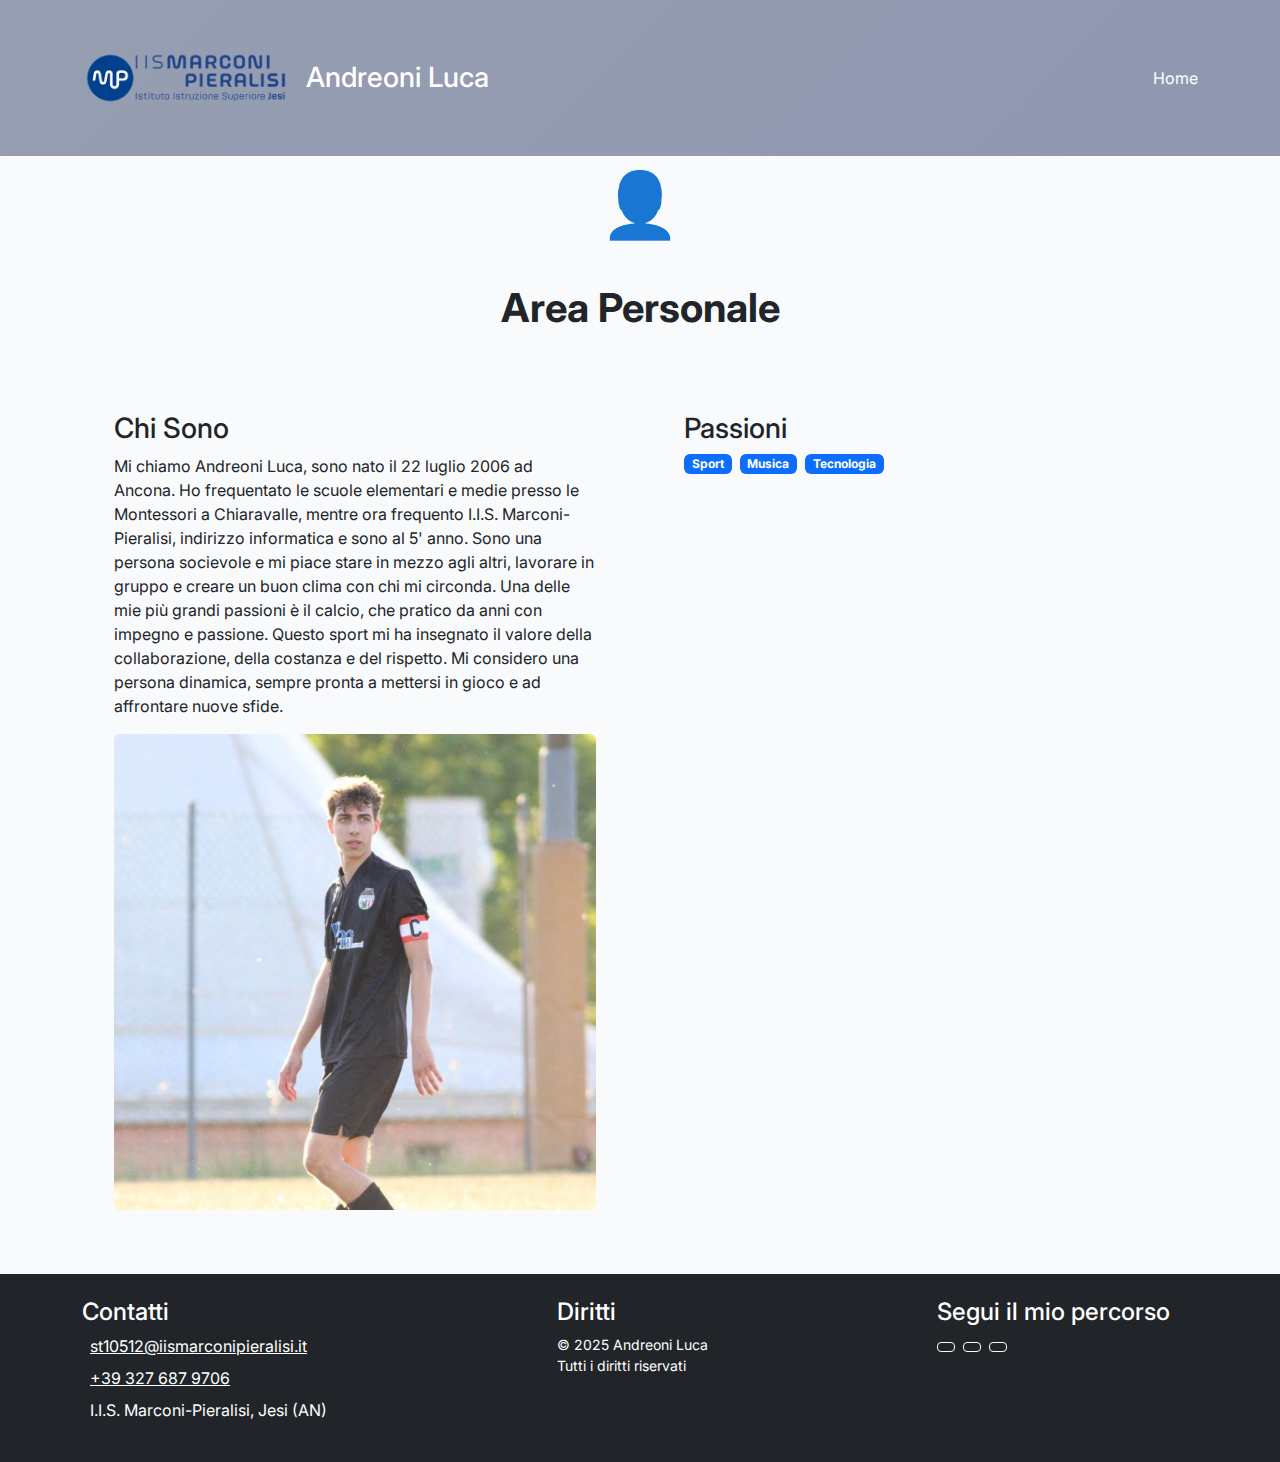
<file: area_personale.html>
<!DOCTYPE html>
<!-- Sostituisci [nome-pagina] con il nome della sezione -->
<html lang="it">
<head>
    <meta charset="UTF-8">
    <meta name="viewport" content="width=device-width, initial-scale=1.0">
    <title>area_personale</title>
    <link href="https://cdn.jsdelivr.net/npm/bootstrap@5.3.0/dist/css/bootstrap.min.css" rel="stylesheet">
    <link href="https://fonts.googleapis.com/css2?family=Inter:wght@400;500;700&display=swap" rel="stylesheet">
    <style>
        :root {
            --primary-color: #969eb1;
            --secondary-color: #9098b1;
            --dark-color: #1f2937;
            --light-color: #f9fafb;
        }

        body {
            font-family: 'Inter', sans-serif;
            background-color: var(--light-color);
        }

        .header-gradient {
            background: linear-gradient(135deg, var(--primary-color) 0%, var(--secondary-color) 100%);
        }

        .page-content {
            background: white;
            border-radius: 1rem;
            padding: 3rem;
            margin: 2rem 0;
            box-shadow: 0 4px 6px rgba(0, 0, 0, 0.05);
        }

        .section-emoji {
            font-size: 4rem;
            margin-bottom: 2rem;
        }

        .content-block {
            padding: 2rem;
            background: var(--light-color);
            border-radius: 0.5rem;
            margin-bottom: 2rem;
        }

        .timeline {
            border-left: 3px solid var(--primary-color);
            padding-left: 2rem;
        }
    </style>
</head>
<body>
    <!-- Header (uguale all'index) -->
    <header class="header-gradient text-white py-5">
        <div class="container">
            <div class="d-flex align-items-center justify-content-between">
                <div class="d-flex align-items-center">
                    <img src="img/logoScuola.png" alt="Logo scuola" class="me-3" style="height: 60px">
                    <h1 class="h3 mb-0">Andreoni Luca</h1>
                </div>
                <nav class="d-none d-md-block">
                    <a href="index.html" class="text-white text-decoration-none">Home</a>
                </nav>
            </div>
        </div>
    </header>

    <main class="container">
            <!-- Contenuto principale -->
            <div class="text-center mb-5">
    <div class="section-emoji">👤</div>
    <h1 class="display-6 fw-bold">Area Personale</h1>
</div>

<!-- Esempio contenuto personalizzato -->
<div class="row g-4">
    <div class="col-lg-6">
        <div class="content-block">
            <h3>Chi Sono</h3>
            <p>Mi chiamo Andreoni Luca, sono nato il 22 luglio 2006 ad Ancona. Ho frequentato le scuole elementari e medie presso le Montessori a Chiaravalle, mentre ora frequento I.I.S. Marconi-Pieralisi, indirizzo informatica e sono al 5' anno. Sono una persona socievole e mi piace stare in mezzo agli altri, lavorare in gruppo e creare un buon clima con chi mi circonda. Una delle mie più grandi passioni è il calcio, che pratico da anni con impegno e passione. Questo sport mi ha insegnato il valore della collaborazione, della costanza e del rispetto. Mi considero una persona dinamica, sempre pronta a mettersi in gioco e ad affrontare nuove sfide.</p>
            <img src="img/copertina.jpg" alt="Foto profilo" class="img-fluid rounded">
        </div>
    </div>
    <div class="col-lg-6">
        <div class="content-block">
            <h3>Passioni</h3>
            <div class="d-flex flex-wrap gap-2">
                <span class="badge bg-primary">Sport</span>
                <span class="badge bg-primary">Musica</span>
                <span class="badge bg-primary">Tecnologia</span>
            </div>
        </div>
    </div>
</div>
</main>
    <!-- Footer (uguale all'index) -->
    
    <footer class="bg-dark text-white py-4">
        <div class="container">
            <div class="row g-4">
                <div class="col-md-5">
                    <h4>Contatti</h4>
                    <ul class="list-unstyled">
                        <li class="mb-2"><i class="fas fa-envelope me-2"></i> <a href="mailto:st10512@iismarconipieralisi.it" class="text-white">st10512@iismarconipieralisi.it</a></li>
                        <li class="mb-2"><i class="fas fa-phone me-2"></i> <a href="tel:+393276879706" class="text-white">+39 327 687 9706</a></li>
                        <li><i class="fas fa-map-marker-alt me-2"></i> I.I.S. Marconi-Pieralisi, Jesi (AN)</li>
                    </ul>
                </div>
                <div class="col-md-4">
                    <h4>Diritti</h4>
                    <p class="small">&copy; 2025 Andreoni Luca<br>Tutti i diritti riservati</p>
                </div>
                <div class="col-md-3">
                    <h4>Segui il mio percorso</h4>
                    <div class="d-flex gap-2 mt-3">
                        <a href="#" class="btn btn-outline-light btn-sm"><i class="fab fa-linkedin-in"></i></a>
                        <a href="#" class="btn btn-outline-light btn-sm"><i class="fab fa-github"></i></a>
                        <a href="#" class="btn btn-outline-light btn-sm"><i class="fab fa-instagram"></i></a>
                    </div>
                </div>
            </div>
        </div>
    </footer>

    <script src="https://cdn.jsdelivr.net/npm/bootstrap@5.3.0/dist/js/bootstrap.bundle.min.js"></script>
</body>
</html>
</file>
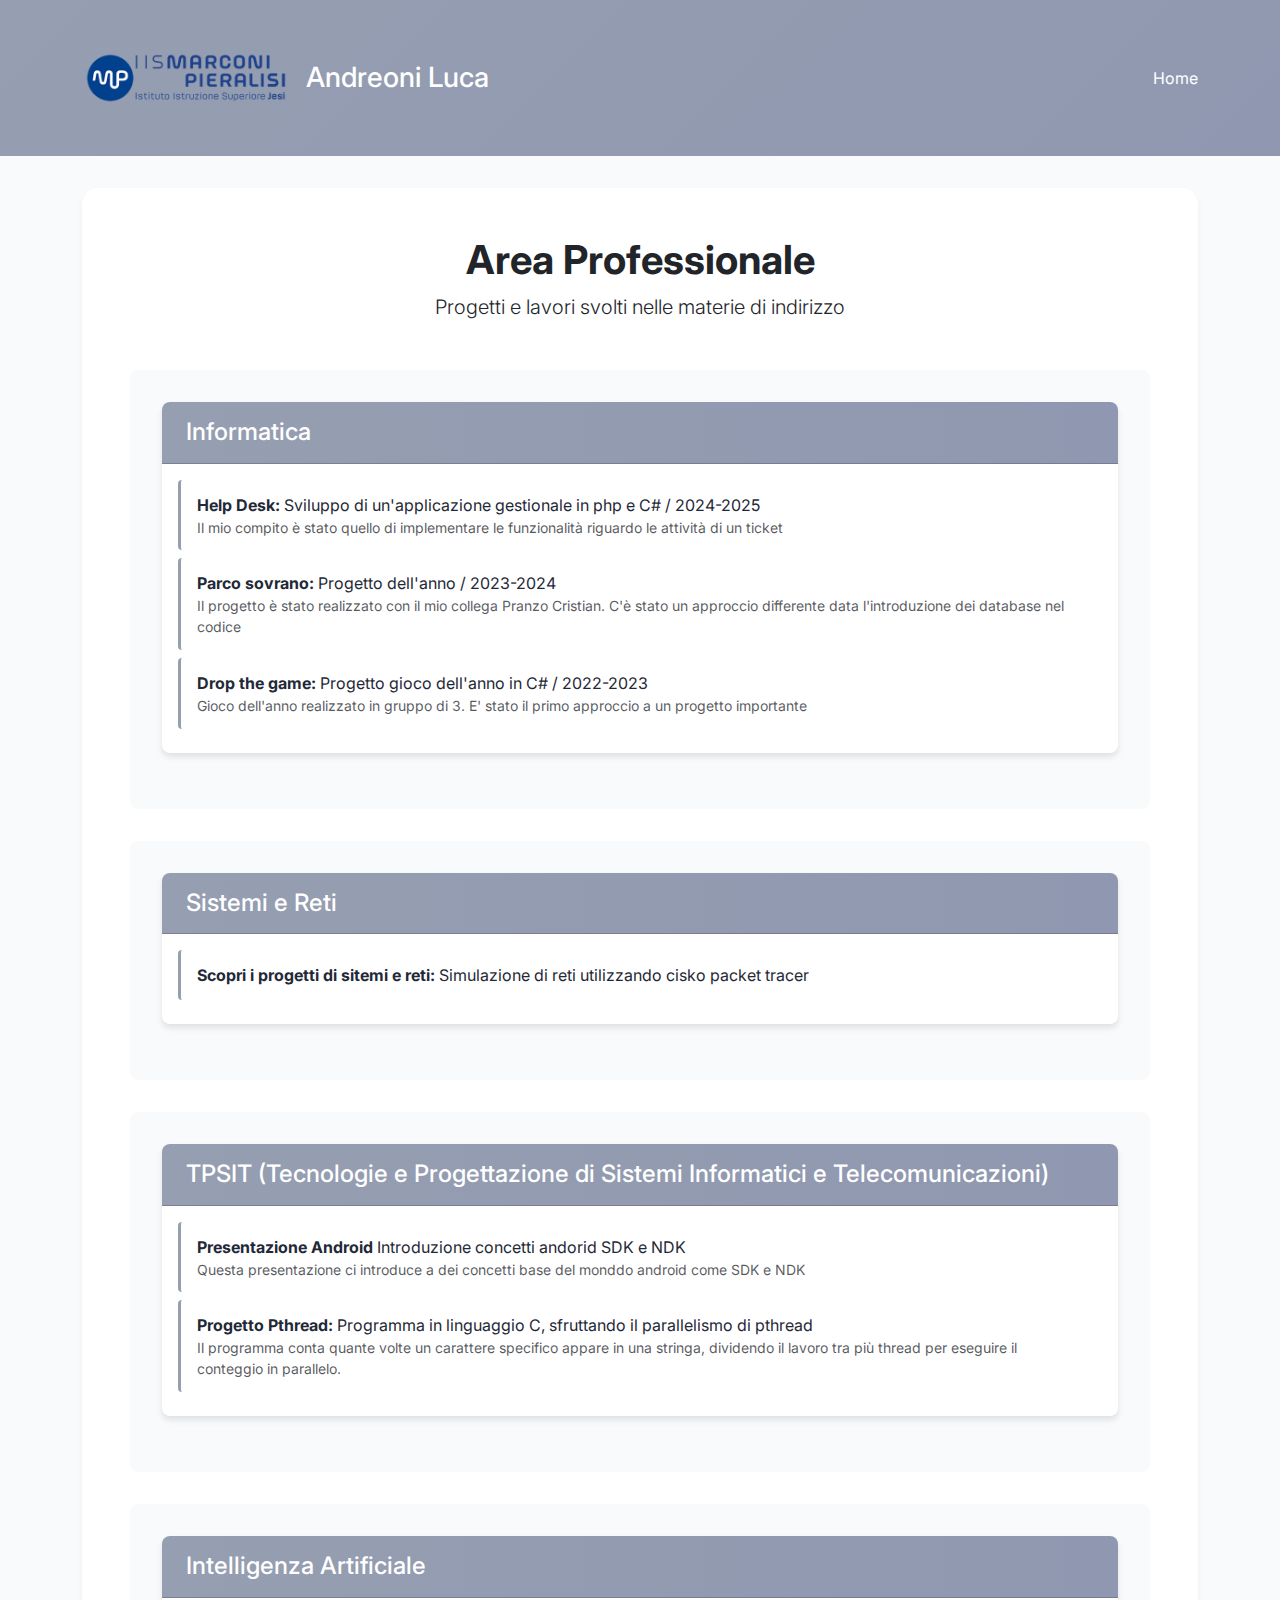
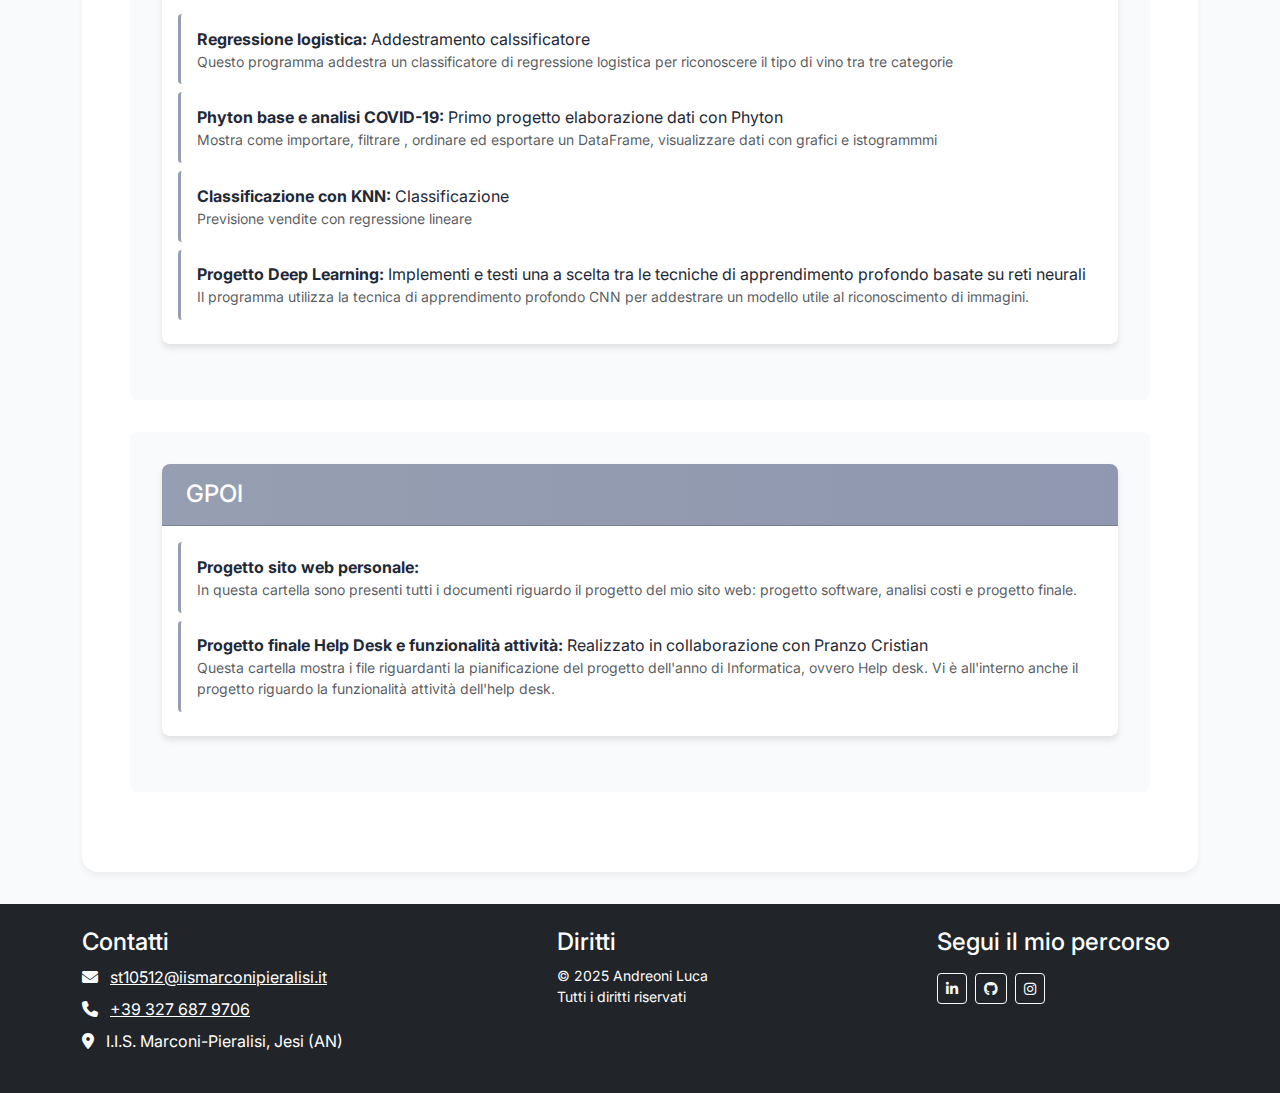
<file: area_professionale.html>
<!DOCTYPE html>
<html lang="it">
<head>
    <meta charset="UTF-8">
    <meta name="viewport" content="width=device-width, initial-scale=1.0">
    <title>area_personale</title>
    <link href="https://cdn.jsdelivr.net/npm/bootstrap@5.3.0/dist/css/bootstrap.min.css" rel="stylesheet">
    <link href="https://fonts.googleapis.com/css2?family=Inter:wght@400;500;700&display=swap" rel="stylesheet">
    <link rel="stylesheet" href="https://cdnjs.cloudflare.com/ajax/libs/font-awesome/6.4.0/css/all.min.css">
    <style>
        :root {
            --primary-color: #969eb1;
            --secondary-color: #9098b1;
            --dark-color: #1f2937;
            --light-color: #f9fafb;
        }

        body {
            font-family: 'Inter', sans-serif;
            background-color: var(--light-color);
        }

        .header-gradient {
            background: linear-gradient(135deg, var(--primary-color) 0%, var(--secondary-color) 100%);
        }

        .page-content {
            background: white;
            border-radius: 1rem;
            padding: 3rem;
            margin: 2rem 0;
            box-shadow: 0 4px 6px rgba(0, 0, 0, 0.05);
        }

        .section-emoji {
            font-size: 4rem;
            margin-bottom: 2rem;
        }

        .content-block {
            padding: 2rem;
            background: var(--light-color);
            border-radius: 0.5rem;
            margin-bottom: 2rem;
        }

        .timeline {
            border-left: 3px solid var(--primary-color);
            padding-left: 2rem;
        }

        .subject-card {
            border-radius: 0.5rem;
            overflow: hidden;
            box-shadow: 0 4px 6px rgba(0, 0, 0, 0.1);
            transition: transform 0.3s ease;
            margin-bottom: 1.5rem;
            border: none;
        }

        .subject-card:hover {
            transform: translateY(-5px);
        }

        .subject-card .card-header {
            background: linear-gradient(to right, var(--primary-color), var(--secondary-color));
            color: white;
            font-weight: 500;
            padding: 1rem 1.5rem;
        }

        .project-link {
            display: block;
            padding: 0.8rem 1rem;
            margin-bottom: 0.5rem;
            background: white;
            border-radius: 0.25rem;
            color: var(--dark-color);
            text-decoration: none;
            transition: all 0.2s ease;
            border-left: 3px solid var(--primary-color);
        }

        .project-link:hover {
            background: #f0f4f8;
            transform: translateX(5px);
        }

        .subject-icon {
            font-size: 1.5rem;
            margin-right: 0.5rem;
            vertical-align: middle;
        }
    </style>
</head>
<body>
    <!-- Header (uguale all'index) -->
    <header class="header-gradient text-white py-5">
        <div class="container">
            <div class="d-flex align-items-center justify-content-between">
                <div class="d-flex align-items-center">
                    <img src="img/logoScuola.png" alt="Logo scuola" class="me-3" style="height: 60px">
                    <h1 class="h3 mb-0">Andreoni Luca</h1>
                </div>
                <nav class="d-none d-md-block">
                    <a href="index.html" class="text-white text-decoration-none">Home</a>
                </nav>
            </div>
        </div>
    </header>

    <main class="container">
        <!-- Contenuto principale -->
        <div class="page-content">
            <div class="text-center mb-5">
                <h1 class="display-6 fw-bold">Area Professionale</h1>
                <p class="lead">Progetti e lavori svolti nelle materie di indirizzo</p>
            </div>

            <!-- Sezione Informatica -->
            <div class="content-block">
                <div class="subject-card card">
                    <div class="card-header d-flex align-items-center">
                        <h2 class="h4 mb-0">Informatica</h2>
                    </div>
                    <div class="card-body">
                        <a href="https://helpdesk.sviluppo.host/login.php" class="project-link">
                            <strong>Help Desk:</strong> Sviluppo di un'applicazione gestionale in php e C# / 2024-2025
                            <p class="mb-0 small text-muted">Il mio compito è stato quello di implementare le funzionalità riguardo le attività di un ticket</p>
                        </a>
                        <a href="https://drive.google.com/file/d/1Vok76eypewL6EI9a84CN9c_lSPxH--Jp/view?usp=drive_link" class="project-link">
                            <strong>Parco sovrano:</strong> Progetto dell'anno / 2023-2024
                            <p class="mb-0 small text-muted">Il progetto è stato realizzato con il mio collega Pranzo Cristian. C'è stato un approccio differente data l'introduzione dei database nel codice</p>
                        </a>
                        <a href="https://drive.google.com/file/d/1ZuH6fjoWiDPHCxmU4q6VRKYQjlK6lDwb/view?usp=drive_link" class="project-link">
                            <strong>Drop the game:</strong> Progetto gioco dell'anno in C# / 2022-2023
                            <p class="mb-0 small text-muted">Gioco dell'anno realizzato in gruppo di 3. E' stato il primo approccio a un progetto importante</p>
                        </a>
                    </div>
                </div>
            </div>

            <!-- Sezione Sistemi e Reti -->
            <div class="content-block">
                <div class="subject-card card">
                    <div class="card-header d-flex align-items-center">
                        <h2 class="h4 mb-0">Sistemi e Reti</h2>
                    </div>
                    <div class="card-body">
                        <a href="progetti-sistemi.html" class="project-link">
                            <strong>Scopri i progetti di sitemi e reti:</strong> Simulazione di reti utilizzando cisko packet tracer
                            <p class="mb-0 small text-muted"></p>
                        </a>
                    </div>
                </div>
            </div>

            <!-- Sezione TPSIT -->
            <div class="content-block">
                <div class="subject-card card">
                    <div class="card-header d-flex align-items-center">
                        <h2 class="h4 mb-0">TPSIT (Tecnologie e Progettazione di Sistemi Informatici e Telecomunicazioni)</h2>
                    </div>
                    <div class="card-body">
                        <a href="https://prezi.com/p/c_1adx-f0bmc/?present=1" class="project-link">
                            <strong>Presentazione Android</strong> Introduzione concetti andorid SDK e NDK
                            <p class="mb-0 small text-muted">Questa presentazione ci introduce a dei concetti base del monddo android come SDK e NDK</p>
                        </a>
                        <a href="https://www.onlinegdb.com/uRtzg1XJw?authuser=0" class="project-link">
                            <strong>Progetto Pthread:</strong> Programma in linguaggio C, sfruttando il parallelismo di pthread
                            <p class="mb-0 small text-muted">Il programma conta quante volte un carattere specifico appare in una stringa, dividendo il lavoro tra più thread per eseguire il conteggio in parallelo.</p>
                        </a>
                    </div>
                </div>
            </div>

            <!-- Sezione Intelligenza Artificiale -->
            <div class="content-block">
                <div class="subject-card card">
                    <div class="card-header d-flex align-items-center">
                        <h2 class="h4 mb-0">Intelligenza Artificiale</h2>
                    </div>
                    <div class="card-body">
                        <a href="https://colab.research.google.com/drive/1Kn4GQ9BP7ZqyXmG97aV_jM5s4JRM3Jxa#scrollTo=KMjZRgblG5jE&line=1&uniqifier=1" class="project-link">
                            <strong>Regressione logistica:</strong> Addestramento calssificatore
                            <p class="mb-0 small text-muted">Questo programma addestra un classificatore di regressione logistica per riconoscere il tipo di vino tra tre categorie</p>
                        </a>
                        <a href="https://colab.research.google.com/drive/115NLdnI0LlbAX0cgFKAZmsag4D6QqogV#scrollTo=o3ZZEaPD6IxQ" class="project-link">
                            <strong>Phyton base e analisi COVID-19:</strong> Primo progetto elaborazione dati con Phyton
                            <p class="mb-0 small text-muted">Mostra come importare, filtrare , ordinare ed esportare un DataFrame, visualizzare dati con grafici e istogrammmi</p>
                        </a>
                        <a href="https://colab.research.google.com/drive/1OySCOJuNJyPOHUgG-H5yBHZ_lGTWi_Da#scrollTo=4PlHz626xII3" class="project-link">
                            <strong>Classificazione con KNN:</strong> Classificazione
                            <p class="mb-0 small text-muted">Previsione vendite con regressione lineare</p>
                        </a>
                        <a href="https://colab.research.google.com/drive/1g-xRA-vNyo_qQOFwuXfFk7k67jLaCxUS?usp=sharing" class="project-link">
                            <strong>Progetto Deep Learning:</strong> Implementi e testi una a scelta tra le tecniche di apprendimento profondo basate su reti neurali 
                            <p class="mb-0 small text-muted">Il programma utilizza la tecnica di apprendimento profondo CNN per addestrare un modello utile al riconoscimento di immagini.</p>
                        </a>
                    </div>
                </div>
            </div>

            <div class="content-block">
                <div class="subject-card card">
                    <div class="card-header d-flex align-items-center">
                        <h2 class="h4 mb-0">GPOI</h2>
                    </div>
                    <div class="card-body">
                        <a href="https://drive.google.com/drive/folders/1SHzf3SlgRUBl-9gZKJiJWQJHGqTrvIl3?usp=sharing" class="project-link">
                            <strong>Progetto sito web personale:</strong>
                            <p class="mb-0 small text-muted">In questa cartella sono presenti tutti i documenti riguardo il progetto del mio sito web: progetto software, analisi costi e progetto finale.</p>
                        </a>
                        <a href="https://drive.google.com/drive/folders/1q7VhodHltVq3V5F87ElZg-HRlPa3OAoI?usp=sharing" class="project-link">
                            <strong>Progetto finale Help Desk e funzionalità attività:</strong> Realizzato in collaborazione con Pranzo Cristian
                            <p class="mb-0 small text-muted">Questa cartella mostra i file riguardanti la pianificazione del progetto dell'anno di Informatica, ovvero Help desk. Vi è all'interno anche il progetto riguardo la funzionalità attività dell'help desk.</p>
                        </a>
                    </div>
                </div>
            </div>
        </div>
    </main>

    <!-- Footer (uguale all'index) -->
    <footer class="bg-dark text-white py-4">
        <div class="container">
            <div class="row g-4">
                <div class="col-md-5">
                    <h4>Contatti</h4>
                    <ul class="list-unstyled">
                        <li class="mb-2"><i class="fas fa-envelope me-2"></i> <a href="mailto:st10512@iismarconipieralisi.it" class="text-white">st10512@iismarconipieralisi.it</a></li>
                        <li class="mb-2"><i class="fas fa-phone me-2"></i> <a href="tel:+393276879706" class="text-white">+39 327 687 9706</a></li>
                        <li><i class="fas fa-map-marker-alt me-2"></i> I.I.S. Marconi-Pieralisi, Jesi (AN)</li>
                    </ul>
                </div>
                <div class="col-md-4">
                    <h4>Diritti</h4>
                    <p class="small">&copy; 2025 Andreoni Luca<br>Tutti i diritti riservati</p>
                </div>
                <div class="col-md-3">
                    <h4>Segui il mio percorso</h4>
                    <div class="d-flex gap-2 mt-3">
                        <a href="#" class="btn btn-outline-light btn-sm"><i class="fab fa-linkedin-in"></i></a>
                        <a href="#" class="btn btn-outline-light btn-sm"><i class="fab fa-github"></i></a>
                        <a href="#" class="btn btn-outline-light btn-sm"><i class="fab fa-instagram"></i></a>
                    </div>
                </div>
            </div>
        </div>
    </footer>

    <script src="https://cdn.jsdelivr.net/npm/bootstrap@5.3.0/dist/js/bootstrap.bundle.min.js"></script>
</body>
</html>
</file>
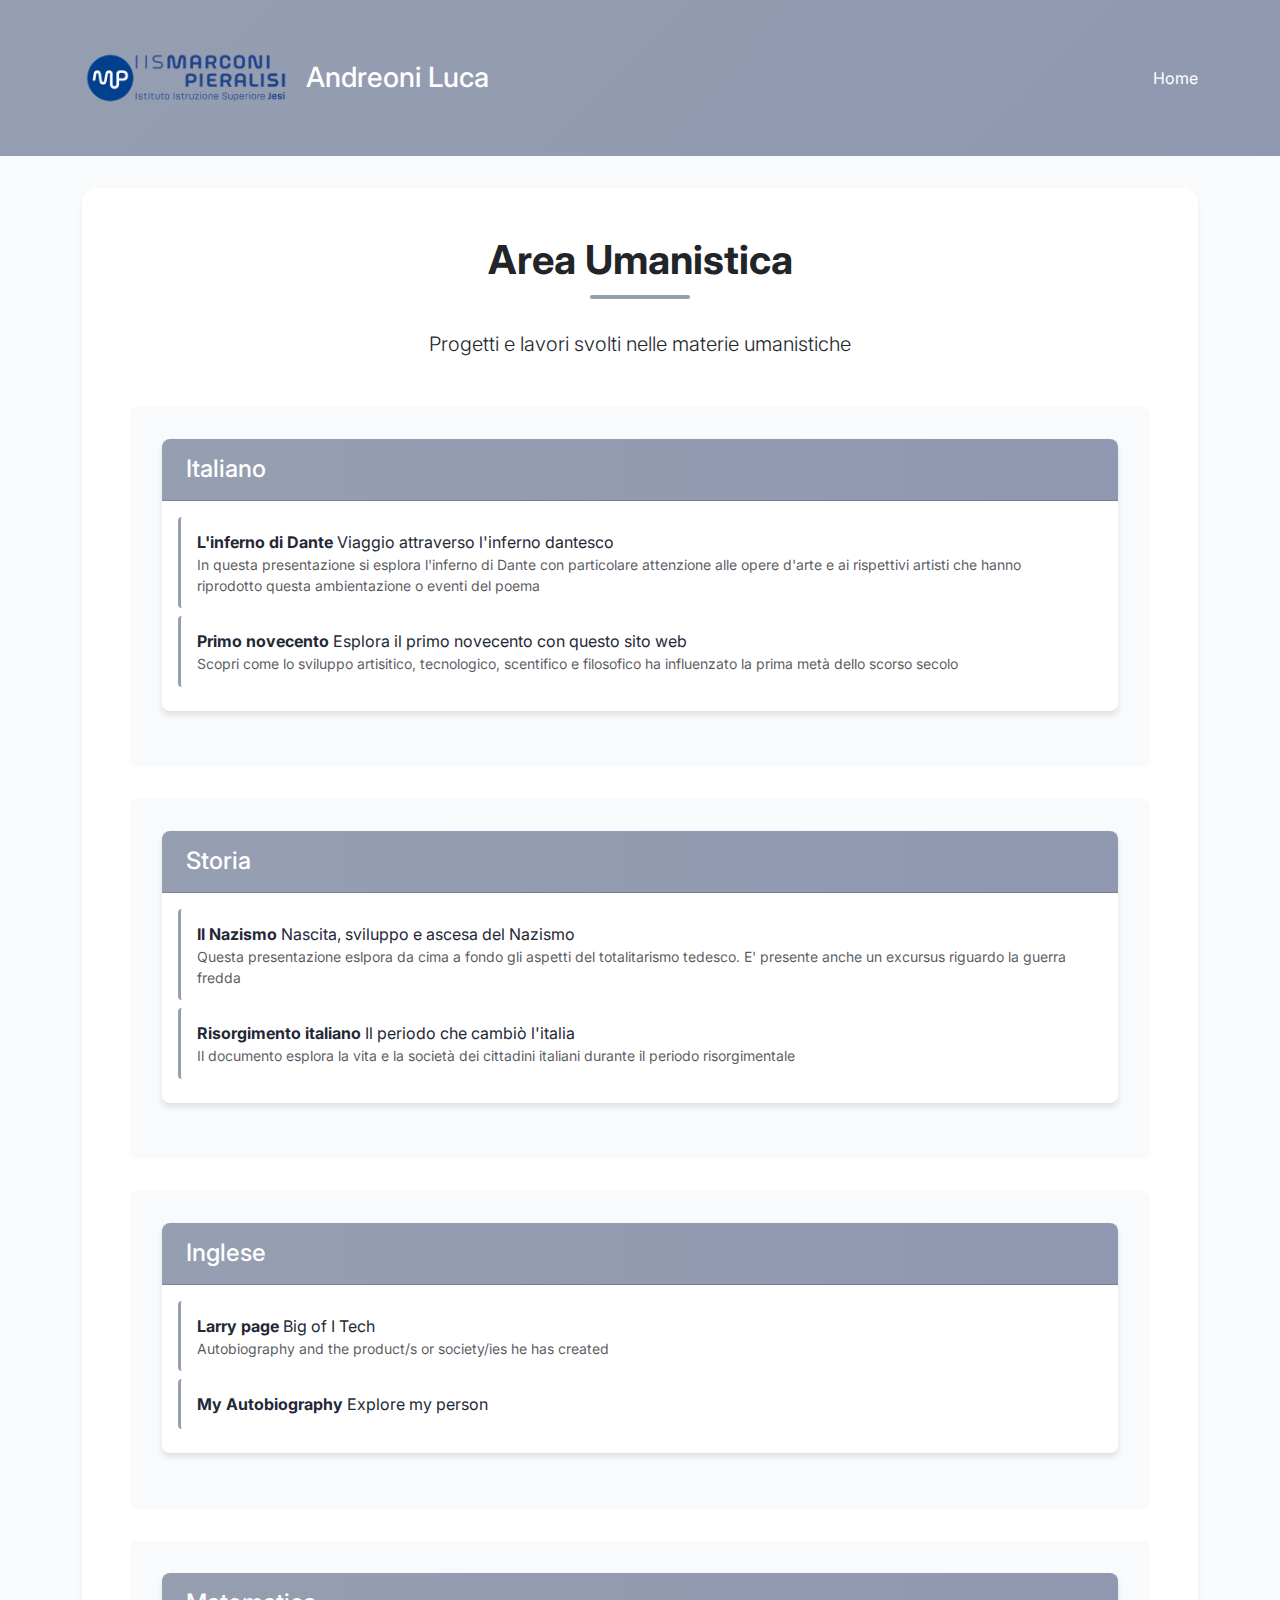
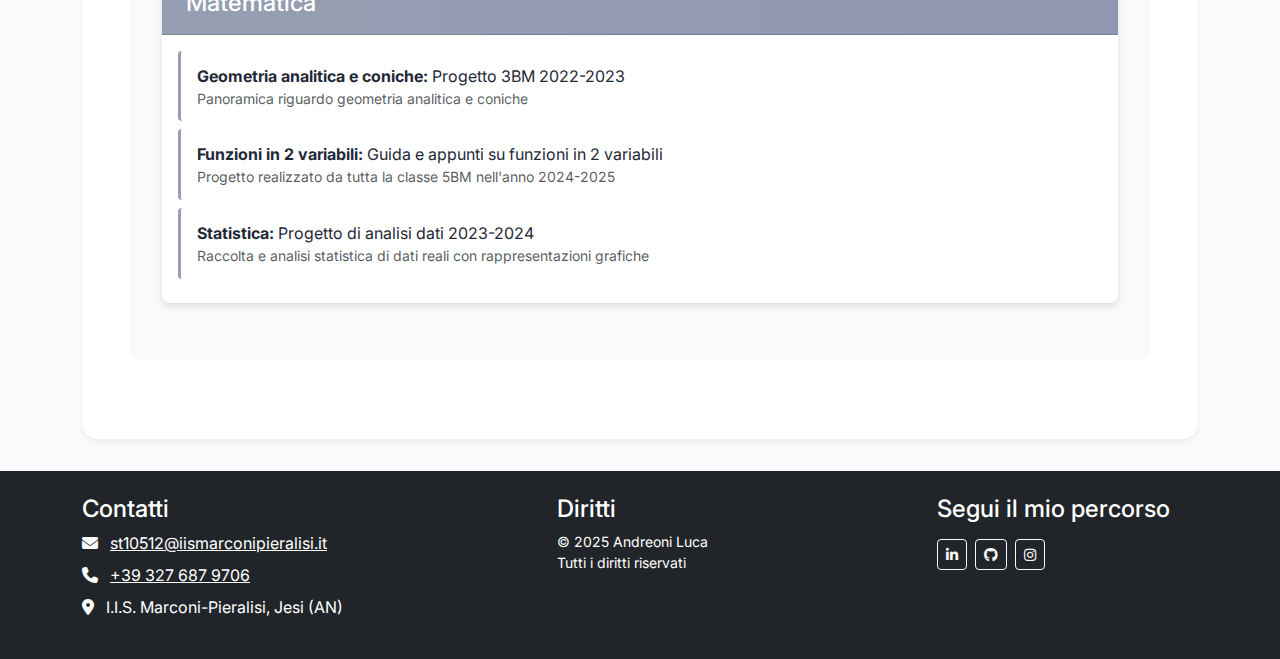
<file: area_umanistica.html>
<!DOCTYPE html>
<html lang="it">
<head>
    <meta charset="UTF-8">
    <meta name="viewport" content="width=device-width, initial-scale=1.0">
    <title>Area Umanistica - Andreoni Luca</title>
    <link href="https://cdn.jsdelivr.net/npm/bootstrap@5.3.0/dist/css/bootstrap.min.css" rel="stylesheet">
    <link href="https://fonts.googleapis.com/css2?family=Inter:wght@400;500;700&display=swap" rel="stylesheet">
    <link rel="stylesheet" href="https://cdnjs.cloudflare.com/ajax/libs/font-awesome/6.4.0/css/all.min.css">
    <style>
        :root {
            --primary-color: #969eb1;
            --secondary-color: #9098b1;
            --dark-color: #1f2937;
            --light-color: #f9fafb;
        }

        body {
            font-family: 'Inter', sans-serif;
            background-color: var(--light-color);
        }

        .header-gradient {
            background: linear-gradient(135deg, var(--primary-color) 0%, var(--secondary-color) 100%);
        }

        .page-content {
            background: white;
            border-radius: 1rem;
            padding: 3rem;
            margin: 2rem 0;
            box-shadow: 0 4px 6px rgba(0, 0, 0, 0.05);
        }

        .section-emoji {
            font-size: 4rem;
            margin-bottom: 2rem;
        }

        .content-block {
            padding: 2rem;
            background: var(--light-color);
            border-radius: 0.5rem;
            margin-bottom: 2rem;
        }

        .timeline {
            border-left: 3px solid var(--primary-color);
            padding-left: 2rem;
        }

        .subject-card {
            border-radius: 0.5rem;
            overflow: hidden;
            box-shadow: 0 4px 6px rgba(0, 0, 0, 0.1);
            transition: transform 0.3s ease;
            margin-bottom: 1.5rem;
            border: none;
        }

        .subject-card:hover {
            transform: translateY(-5px);
        }

        .subject-card .card-header {
            background: linear-gradient(to right, var(--primary-color), var(--secondary-color));
            color: white;
            font-weight: 500;
            padding: 1rem 1.5rem;
        }

        .project-link {
            display: block;
            padding: 0.8rem 1rem;
            margin-bottom: 0.5rem;
            background: white;
            border-radius: 0.25rem;
            color: var(--dark-color);
            text-decoration: none;
            transition: all 0.2s ease;
            border-left: 3px solid var(--primary-color);
        }

        .project-link:hover {
            background: #f0f4f8;
            transform: translateX(5px);
        }

        .subject-icon {
            font-size: 1.5rem;
            margin-right: 0.5rem;
            vertical-align: middle;
        }
        
        .page-title {
            position: relative;
            padding-bottom: 15px;
            margin-bottom: 30px;
        }
        
        .page-title:after {
            content: '';
            position: absolute;
            bottom: 0;
            left: 50%;
            transform: translateX(-50%);
            width: 100px;
            height: 4px;
            background: var(--primary-color);
            border-radius: 2px;
        }
    </style>
</head>
<body>
    <!-- Header -->
    <header class="header-gradient text-white py-5">
        <div class="container">
            <div class="d-flex align-items-center justify-content-between">
                <div class="d-flex align-items-center">
                    <img src="img/logoScuola.png" alt="Logo scuola" class="me-3" style="height: 60px">
                    <h1 class="h3 mb-0">Andreoni Luca</h1>
                </div>
                <nav class="d-none d-md-block">
                    <a href="index.html" class="text-white text-decoration-none">Home</a>
                </nav>
            </div>
        </div>
    </header>

    <main class="container">
        <!-- Contenuto principale -->
        <div class="page-content">
            <div class="text-center mb-5">
                <h1 class="display-6 fw-bold page-title">Area Umanistica</h1>
                <p class="lead">Progetti e lavori svolti nelle materie umanistiche</p>
            </div>

            <!-- Sezione Italiano -->
            <div class="content-block">
                <div class="subject-card card">
                    <div class="card-header d-flex align-items-center">
                        <h2 class="h4 mb-0">
                            Italiano
                        </h2>
                    </div>
                    <div class="card-body">
                        <a href="https://docs.google.com/presentation/d/19Y7YMZRmxF1b5RijJGMN0g-eTdGQCLIW/edit?usp=sharing&ouid=117745093017559091014&rtpof=true&sd=true" class="project-link">
                            <strong>L'inferno di Dante</strong> Viaggio attraverso l'inferno dantesco
                            <p class="mb-0 small text-muted">In questa presentazione si esplora l'inferno di Dante con particolare attenzione alle opere d'arte e ai rispettivi artisti che hanno riprodotto questa ambientazione o eventi del poema</p>
                        </a>
                        <a href="https://lucaviamolino.wixsite.com/primo-900" class="project-link italiano">
                            <strong>Primo novecento</strong> Esplora il primo novecento con questo sito web
                            <p class="mb-0 small text-muted">Scopri come lo sviluppo artisitico, tecnologico, scentifico e filosofico ha influenzato la prima metà dello scorso secolo</p>
                        </a>
                    </div>
                </div>
            </div>

            <!-- Sezione Storia -->
            <div class="content-block">
                <div class="subject-card card">
                    <div class="card-header d-flex align-items-center">
                        <h2 class="h4 mb-0">
                            Storia
                        </h2>
                    </div>
                    <div class="card-body">
                        <a href="https://www.figma.com/proto/OoRqHXSH8AJoKIpQ2h1bFB/Nazismo-Viaggio-d-istruzione?node-id=0-1&p=f&t=iSITL0Wr25YMjJm1-0&scaling=contain&content-scaling=fixed&starting-point-node-id=1%3A6" class="project-link">
                            <strong>Il Nazismo</strong> Nascita, sviluppo e ascesa del Nazismo 
                            <p class="mb-0 small text-muted">Questa presentazione eslpora da cima a fondo gli aspetti del totalitarismo tedesco. E' presente anche un excursus riguardo la guerra fredda </p>
                        </a>
                        <a href="https://docs.google.com/document/d/1M-MRGzVTYWpOSo9rhvBG_aVz83JPc2b2/edit?usp=drive_link&ouid=117745093017559091014&rtpof=true&sd=true" class="project-link">
                            <strong>Risorgimento italiano</strong> Il periodo che cambiò l'italia
                            <p class="mb-0 small text-muted">Il documento esplora la vita e la società dei cittadini italiani durante il periodo risorgimentale</p>
                        </a>
                    </div>
                </div>
            </div>

            <!-- Sezione Inglese -->
            <div class="content-block">
                <div class="subject-card card">
                    <div class="card-header d-flex align-items-center">
                        <h2 class="h4 mb-0">
                            Inglese
                        </h2>
                    </div>
                    <div class="card-body">
                        <a href="https://docs.google.com/presentation/d/1kwI1IDywAKLlL08-M0TRdvbTa7ybDp7Wfx6so-9iO84/edit?slide=id.p1#slide=id.p1" class="project-link">
                            <strong>Larry page</strong> Big of I Tech
                            <p class="mb-0 small text-muted">Autobiography and the product/s or society/ies he has created</p>
                        </a>
                        <a href="https://docs.google.com/document/d/1LIB5cPMlRAxVswGrvpMwoGzWya_jpqdncizcrPbNrns/edit?tab=t.0" class="project-link">
                            <strong>My Autobiography</strong> Explore my person
                            <p class="mb-0 small text-muted"></p>
                        </a>
                    </div>
                </div>
            </div>

            <!-- Sezione Matematica -->
            <div class="content-block">
                <div class="subject-card card">
                    <div class="card-header d-flex align-items-center">
                        <h2 class="h4 mb-0">
                            Matematica
                        </h2>
                    </div>
                    <div class="card-body">
                        <a href="https://drive.google.com/file/d/1H1qR9xXRFxVkuM-oZHd5QZPuclVS_c9h/view?usp=sharing" class="project-link">
                            <strong>Geometria analitica e coniche:</strong> Progetto 3BM 2022-2023
                            <p class="mb-0 small text-muted">Panoramica riguardo geometria analitica e coniche</p>
                        </a>
                        <a href="https://docs.google.com/document/d/1YNPAGnM62RAVm4GPAJI2XJcHjlk6_Jen_rDMa-bAG5g/edit?usp=sharing" class="project-link">
                            <strong>Funzioni in 2 variabili:</strong> Guida e appunti su funzioni in 2 variabili
                            <p class="mb-0 small text-muted">Progetto realizzato da tutta la classe 5BM nell'anno 2024-2025</p>
                        </a>
                        <a href="#" class="project-link">
                            <strong>Statistica:</strong> Progetto di analisi dati 2023-2024
                            <p class="mb-0 small text-muted">Raccolta e analisi statistica di dati reali con rappresentazioni grafiche</p>
                        </a>
                    </div>
                </div>
            </div>
        </div>
    </main>

    <!-- Footer -->
    <footer class="bg-dark text-white py-4">
        <div class="container">
            <div class="row g-4">
                <div class="col-md-5">
                    <h4>Contatti</h4>
                    <ul class="list-unstyled">
                        <li class="mb-2"><i class="fas fa-envelope me-2"></i> <a href="mailto:st10512@iismarconipieralisi.it" class="text-white">st10512@iismarconipieralisi.it</a></li>
                        <li class="mb-2"><i class="fas fa-phone me-2"></i> <a href="tel:+393276879706" class="text-white">+39 327 687 9706</a></li>
                        <li><i class="fas fa-map-marker-alt me-2"></i> I.I.S. Marconi-Pieralisi, Jesi (AN)</li>
                    </ul>
                </div>
                <div class="col-md-4">
                    <h4>Diritti</h4>
                    <p class="small">&copy; 2025 Andreoni Luca<br>Tutti i diritti riservati</p>
                </div>
                <div class="col-md-3">
                    <h4>Segui il mio percorso</h4>
                    <div class="d-flex gap-2 mt-3">
                        <a href="#" class="btn btn-outline-light btn-sm"><i class="fab fa-linkedin-in"></i></a>
                        <a href="#" class="btn btn-outline-light btn-sm"><i class="fab fa-github"></i></a>
                        <a href="#" class="btn btn-outline-light btn-sm"><i class="fab fa-instagram"></i></a>
                    </div>
                </div>
            </div>
        </div>
    </footer>

    <script src="https://cdn.jsdelivr.net/npm/bootstrap@5.3.0/dist/js/bootstrap.bundle.min.js"></script>
</body>
</html>
</file>
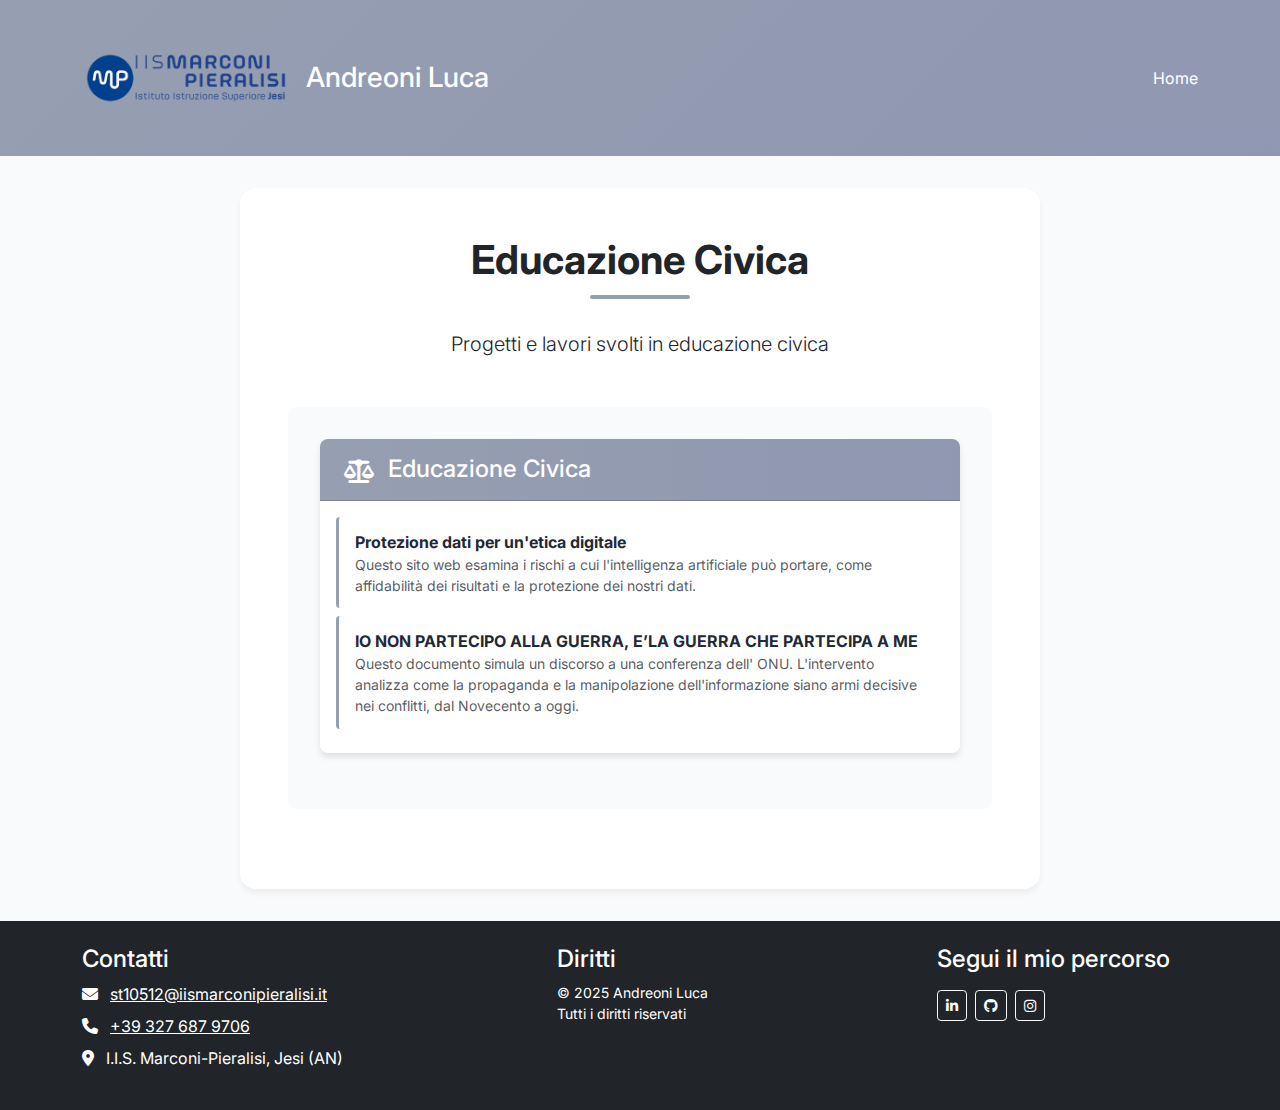
<file: educazione_civica.html>
<!DOCTYPE html>
<html lang="it">
<head>
    <meta charset="UTF-8">
    <meta name="viewport" content="width=device-width, initial-scale=1.0">
    <title>Educazione Civica - Andreoni Luca</title>
    <link href="https://cdn.jsdelivr.net/npm/bootstrap@5.3.0/dist/css/bootstrap.min.css" rel="stylesheet">
    <link href="https://fonts.googleapis.com/css2?family=Inter:wght@400;500;700&display=swap" rel="stylesheet">
    <link rel="stylesheet" href="https://cdnjs.cloudflare.com/ajax/libs/font-awesome/6.4.0/css/all.min.css">
    <style>
        :root {
            --primary-color: #969eb1;
            --secondary-color: #9098b1;
            --dark-color: #1f2937;
            --light-color: #f9fafb;
        }

        body {
            font-family: 'Inter', sans-serif;
            background-color: var(--light-color);
        }

        .header-gradient {
            background: linear-gradient(135deg, var(--primary-color) 0%, var(--secondary-color) 100%);
        }

        .page-content {
            background: white;
            border-radius: 1rem;
            padding: 3rem;
            margin: 2rem 0;
            box-shadow: 0 4px 6px rgba(0, 0, 0, 0.05);
            max-width: 800px;
            margin: 2rem auto;
        }

        .section-emoji {
            font-size: 4rem;
            margin-bottom: 2rem;
        }

        .content-block {
            padding: 2rem;
            background: var(--light-color);
            border-radius: 0.5rem;
            margin-bottom: 2rem;
        }

        .timeline {
            border-left: 3px solid var(--primary-color);
            padding-left: 2rem;
        }

        .subject-card {
            border-radius: 0.5rem;
            overflow: hidden;
            box-shadow: 0 4px 6px rgba(0, 0, 0, 0.1);
            transition: transform 0.3s ease;
            margin-bottom: 1.5rem;
            border: none;
        }

        .subject-card:hover {
            transform: translateY(-5px);
        }

        .subject-card .card-header {
            background: linear-gradient(to right, var(--primary-color), var(--secondary-color));
            color: white;
            font-weight: 500;
            padding: 1rem 1.5rem;
        }

        .project-link {
            display: block;
            padding: 0.8rem 1rem;
            margin-bottom: 0.5rem;
            background: white;
            border-radius: 0.25rem;
            color: var(--dark-color);
            text-decoration: none;
            transition: all 0.2s ease;
            border-left: 3px solid var(--primary-color);
        }

        .project-link:hover {
            background: #f0f4f8;
            transform: translateX(5px);
        }

        .subject-icon {
            font-size: 1.5rem;
            margin-right: 0.5rem;
            vertical-align: middle;
        }
        
        .page-title {
            position: relative;
            padding-bottom: 15px;
            margin-bottom: 30px;
        }
        
        .page-title:after {
            content: '';
            position: absolute;
            bottom: 0;
            left: 50%;
            transform: translateX(-50%);
            width: 100px;
            height: 4px;
            background: var(--primary-color);
            border-radius: 2px;
        }
        
        .logo-placeholder {
            height: 60px;
            width: 60px;
            background: rgba(255, 255, 255, 0.2);
            border-radius: 8px;
            display: flex;
            align-items: center;
            justify-content: center;
            color: white;
            font-size: 24px;
        }
        
        .instruction-box {
            background: #eef2f7;
            border-radius: 8px;
            padding: 20px;
            margin-top: 30px;
            border-left: 4px solid var(--primary-color);
        }
    </style>
</head>
<body>
    <!-- Header -->
    <header class="header-gradient text-white py-5">
        <div class="container">
            <div class="d-flex align-items-center justify-content-between">
                <div class="d-flex align-items-center">
                    <img src="img/logoScuola.png" alt="Logo scuola" class="me-3" style="height: 60px">
                    <h1 class="h3 mb-0">Andreoni Luca</h1>
                </div>
                <nav class="d-none d-md-block">
                    <a href="index.html" class="text-white text-decoration-none">Home</a>
                </nav>
            </div>
        </div>
    </header>

    <main class="container">
        <!-- Contenuto principale -->
        <div class="page-content">
            <div class="text-center mb-5">
                <h1 class="display-6 fw-bold page-title">Educazione Civica</h1>
                <p class="lead">Progetti e lavori svolti in educazione civica</p>
            </div>

            <!-- Sezione Educazione Civica -->
            <div class="content-block">
                <div class="subject-card card">
                    <div class="card-header d-flex align-items-center">
                        <h2 class="h4 mb-0">
                            <i class="fas fa-balance-scale subject-icon"></i>
                            Educazione Civica
                        </h2>
                    </div>
                    <div class="card-body">
                        <!-- Primo progetto -->
                        <a href="https://st10512.wixsite.com/compito-di-realta" class="project-link">
                            <strong>Protezione dati per un'etica digitale</strong>
                            <p class="mb-0 small text-muted">Questo sito web esamina i rischi a cui l'intelligenza artificiale può portare, come affidabilità dei risultati e la protezione dei nostri dati.</p>
                        </a>
                        
                        <!-- Secondo progetto -->
                        <a href="https://docs.google.com/document/d/1jIQHOjVVm809ILROivq-4PIg6n1GyJ9b/edit?usp=sharing&ouid=117745093017559091014&rtpof=true&sd=true" class="project-link">
                            <strong>IO NON PARTECIPO ALLA GUERRA, E’LA GUERRA CHE PARTECIPA A ME</strong>
                            <p class="mb-0 small text-muted">Questo documento simula un discorso a una conferenza dell' ONU. L'intervento analizza come la propaganda e la manipolazione dell'informazione siano armi decisive nei conflitti, dal Novecento a oggi.</p>
                        </a>
                    </div>
                </div>
            </div>
        </div>
    </main>

    <!-- Footer -->
    <footer class="bg-dark text-white py-4">
        <div class="container">
            <div class="row g-4">
                <div class="col-md-5">
                    <h4>Contatti</h4>
                    <ul class="list-unstyled">
                        <li class="mb-2"><i class="fas fa-envelope me-2"></i> <a href="mailto:st10512@iismarconipieralisi.it" class="text-white">st10512@iismarconipieralisi.it</a></li>
                        <li class="mb-2"><i class="fas fa-phone me-2"></i> <a href="tel:+393276879706" class="text-white">+39 327 687 9706</a></li>
                        <li><i class="fas fa-map-marker-alt me-2"></i> I.I.S. Marconi-Pieralisi, Jesi (AN)</li>
                    </ul>
                </div>
                <div class="col-md-4">
                    <h4>Diritti</h4>
                    <p class="small">&copy; 2025 Andreoni Luca<br>Tutti i diritti riservati</p>
                </div>
                <div class="col-md-3">
                    <h4>Segui il mio percorso</h4>
                    <div class="d-flex gap-2 mt-3">
                        <a href="#" class="btn btn-outline-light btn-sm"><i class="fab fa-linkedin-in"></i></a>
                        <a href="#" class="btn btn-outline-light btn-sm"><i class="fab fa-github"></i></a>
                        <a href="#" class="btn btn-outline-light btn-sm"><i class="fab fa-instagram"></i></a>
                    </div>
                </div>
            </div>
        </div>
    </footer>

    <script src="https://cdn.jsdelivr.net/npm/bootstrap@5.3.0/dist/js/bootstrap.bundle.min.js"></script>
</body>
</html>
</file>
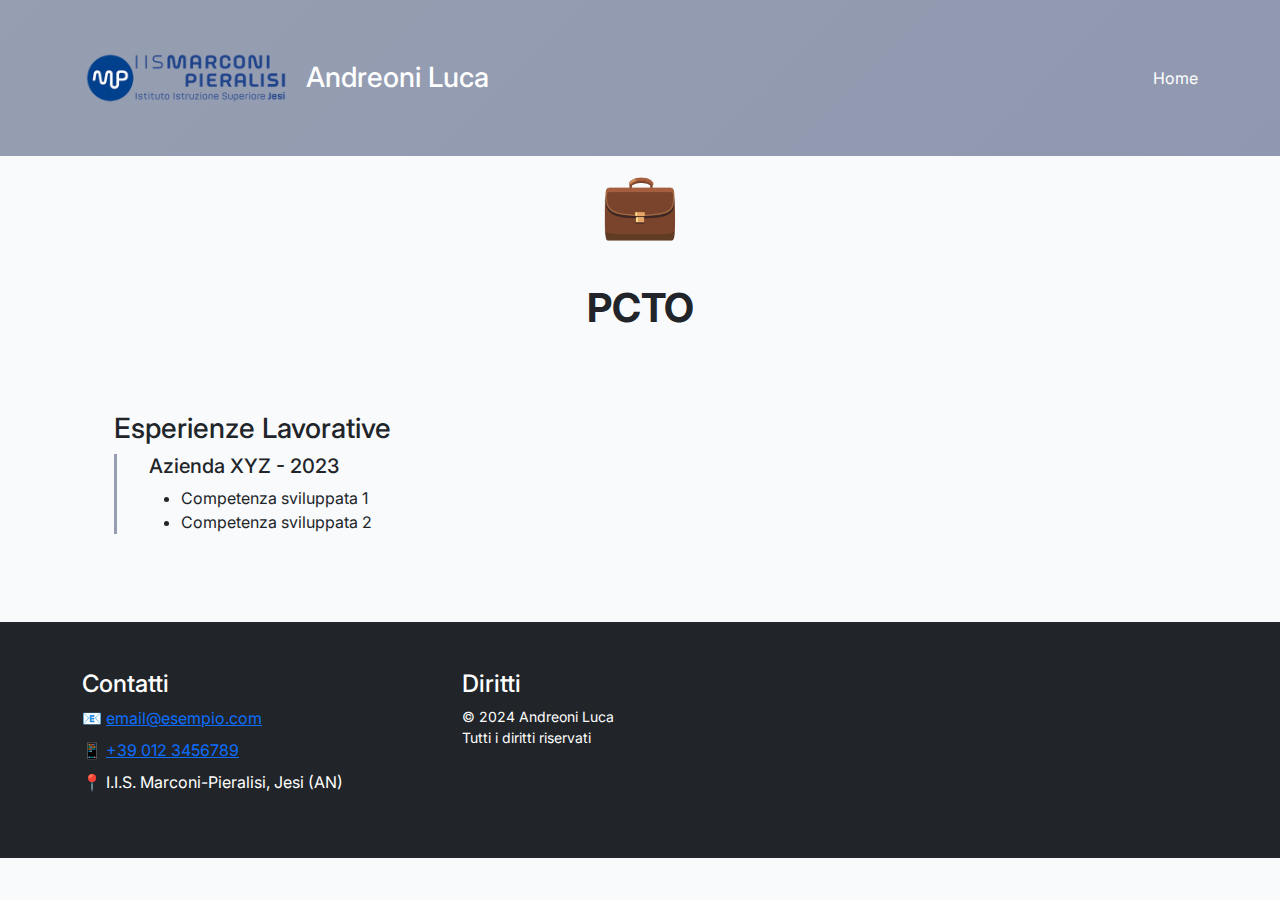
<file: pcto.html>
<!DOCTYPE html>
<!-- Sostituisci [nome-pagina] con il nome della sezione -->
<html lang="it">
<head>
    <meta charset="UTF-8">
    <meta name="viewport" content="width=device-width, initial-scale=1.0">
    <title>area_personale</title>
    <link href="https://cdn.jsdelivr.net/npm/bootstrap@5.3.0/dist/css/bootstrap.min.css" rel="stylesheet">
    <link href="https://fonts.googleapis.com/css2?family=Inter:wght@400;500;700&display=swap" rel="stylesheet">
    <style>
        :root {
            --primary-color: #969eb1;
            --secondary-color: #9098b1;
            --dark-color: #1f2937;
            --light-color: #f9fafb;
        }

        body {
            font-family: 'Inter', sans-serif;
            background-color: var(--light-color);
        }

        .header-gradient {
            background: linear-gradient(135deg, var(--primary-color) 0%, var(--secondary-color) 100%);
        }

        .page-content {
            background: white;
            border-radius: 1rem;
            padding: 3rem;
            margin: 2rem 0;
            box-shadow: 0 4px 6px rgba(0, 0, 0, 0.05);
        }

        .section-emoji {
            font-size: 4rem;
            margin-bottom: 2rem;
        }

        .content-block {
            padding: 2rem;
            background: var(--light-color);
            border-radius: 0.5rem;
            margin-bottom: 2rem;
        }

        .timeline {
            border-left: 3px solid var(--primary-color);
            padding-left: 2rem;
        }
    </style>
</head>
<body>
    <!-- Header (uguale all'index) -->
    <header class="header-gradient text-white py-5">
        <div class="container">
            <div class="d-flex align-items-center justify-content-between">
                <div class="d-flex align-items-center">
                    <img src="img/logoScuola.png" alt="Logo scuola" class="me-3" style="height: 60px">
                    <h1 class="h3 mb-0">Andreoni Luca</h1>
                </div>
                <nav class="d-none d-md-block">
                    <a href="index.html" class="text-white text-decoration-none">Home</a>
                </nav>
            </div>
        </div>
    </header>

    <main class="container">
                <div class="text-center mb-5">
            <div class="section-emoji">💼</div>
            <h1 class="display-6 fw-bold">PCTO</h1>
        </div>

        <div class="content-block">
            <h3>Esperienze Lavorative</h3>
            <div class="timeline">
                <div class="mb-4">
                    <h5>Azienda XYZ - 2023</h5>
                    <ul>
                        <li>Competenza sviluppata 1</li>
                        <li>Competenza sviluppata 2</li>
                    </ul>
                </div>
            </div>
        </div>
    </main>

    <!-- Footer (uguale all'index) -->
    <footer class="bg-dark text-white py-5">
        <div class="container">
            <div class="row g-4">
                <div class="col-md-4">
                    <h4>Contatti</h4>
                    <ul class="list-unstyled footer-links">
                        <li class="mb-2">📧 <a href="mailto:email@esempio.com">email@esempio.com</a></li>
                        <li class="mb-2">📱 <a href="tel:+390123456789">+39 012 3456789</a></li>
                        <li>📍 I.I.S. Marconi-Pieralisi, Jesi (AN)</li>
                    </ul>
                </div>
                <div class="col-md-4">
                    <h4>Diritti</h4>
                    <p class="small">&copy; 2024 Andreoni Luca <br>Tutti i diritti riservati</p>
                </div>
            </div>
        </div>
    </footer>

    <script src="https://cdn.jsdelivr.net/npm/bootstrap@5.3.0/dist/js/bootstrap.bundle.min.js"></script>
</body>
</html>
</file>
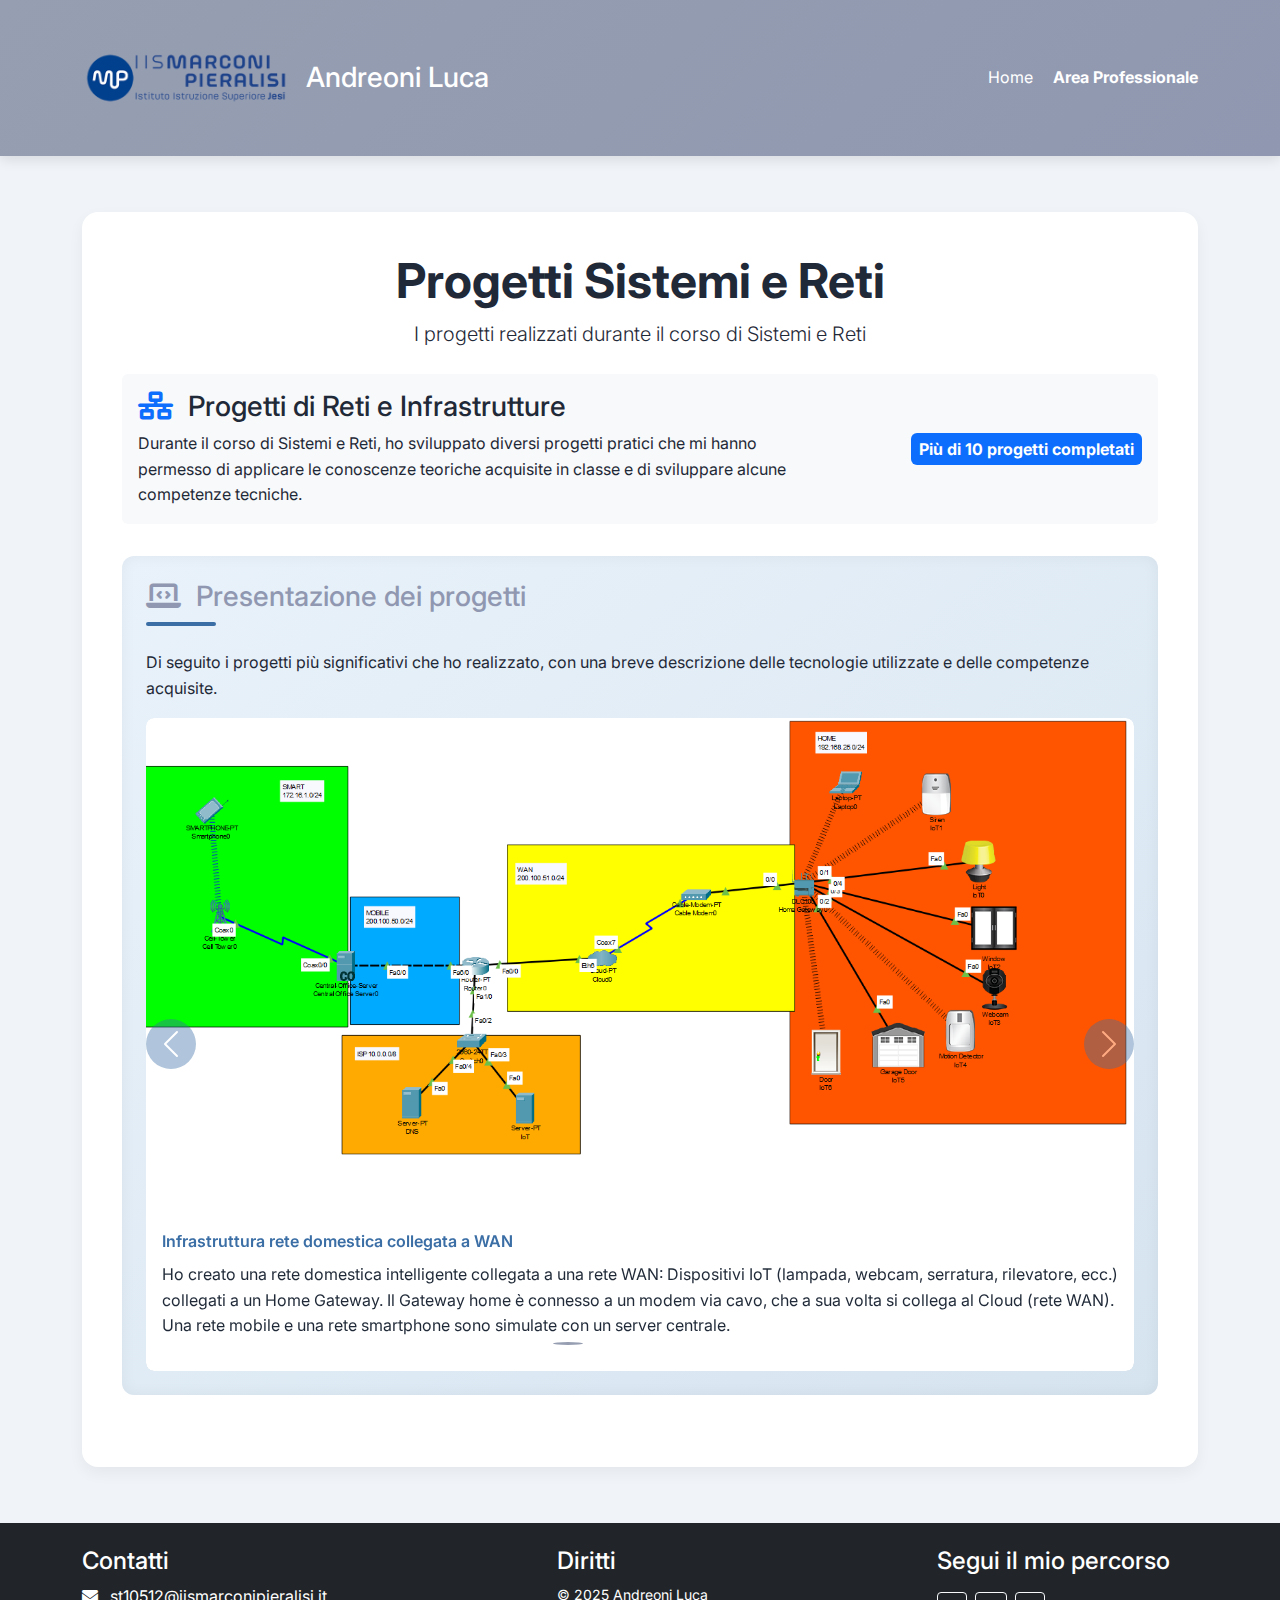
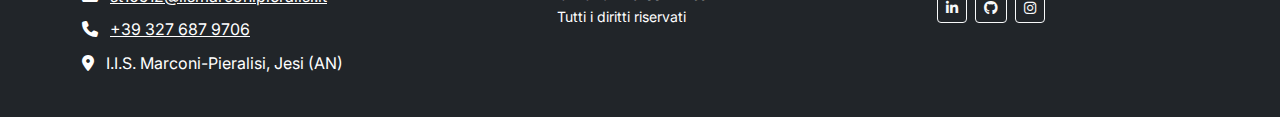
<file: progetti-sistemi.html>
<!DOCTYPE html>
<html lang="it">
<head>
    <meta charset="UTF-8">
    <meta name="viewport" content="width=device-width, initial-scale=1.0">
    <title>Progetti Sistemi - Andreoni Luca</title>
    <link href="https://cdn.jsdelivr.net/npm/bootstrap@5.3.0/dist/css/bootstrap.min.css" rel="stylesheet">
    <link href="https://fonts.googleapis.com/css2?family=Inter:wght@400;500;600;700&display=swap" rel="stylesheet">
    <link rel="stylesheet" href="https://cdnjs.cloudflare.com/ajax/libs/font-awesome/6.4.0/css/all.min.css">
    <style>
        :root {
            --primary-color: #969eb1;
            --secondary-color: #9098b1;
            --dark-color: #1f2937;
            --light-color: #f9fafb;
            --accent-color: #3a6ea5;
        }

        body {
            font-family: 'Inter', sans-serif;
            background-color: #f0f4f8;
            color: var(--dark-color);
            line-height: 1.6;
        }

        .header-gradient {
            background: linear-gradient(135deg, var(--primary-color) 0%, var(--secondary-color) 100%);
            box-shadow: 0 4px 12px rgba(0, 0, 0, 0.1);
        }

        .page-content {
            background: white;
            border-radius: 16px;
            padding: 2.5rem;
            margin: 2rem 0;
            box-shadow: 0 6px 15px rgba(0, 0, 0, 0.05);
        }

        .section-emoji {
            font-size: 4rem;
            margin-bottom: 1.5rem;
            color: var(--primary-color);
        }

        .carousel-container {
            background: linear-gradient(to bottom right, #e9f2fa, #d6e4f0);
            border-radius: 12px;
            padding: 1.5rem;
            margin: 2rem 0;
            box-shadow: inset 0 0 15px rgba(0, 0, 0, 0.05);
        }

        .carousel-control-prev, .carousel-control-next {
            width: 50px;
            height: 50px;
            border-radius: 50%;
            background-color: rgba(58, 110, 165, 0.8);
            top: 50%;
            transform: translateY(-50%);
        }

        .carousel-indicators button {
            width: 12px;
            height: 12px;
            border-radius: 50%;
            background-color: rgba(58, 110, 165, 0.4);
        }

        .carousel-indicators .active {
            background-color: var(--primary-color);
        }

        .section-title {
            position: relative;
            padding-bottom: 0.8rem;
            margin-bottom: 1.5rem;
            color: var(--secondary-color);
        }

        .section-title:after {
            content: '';
            position: absolute;
            bottom: 0;
            left: 0;
            width: 70px;
            height: 4px;
            background: var(--accent-color);
            border-radius: 2px;
        }
        
        .project-description {
            background: white;
            border-radius: 0 0 8px 8px;
            padding: 1rem;
            box-shadow: 0 2px 8px rgba(0,0,0,0.1);
            margin-top: -5px;
        }
        
        .project-title {
            color: var(--accent-color);
            font-weight: 600;
            margin-bottom: 0.5rem;
        }
        
        .project-tech {
            font-size: 0.85rem;
            color: var(--primary-color);
            margin-bottom: 0.5rem;
        }
        
        .carousel-image {
            border-radius: 8px 8px 0 0;
            height: 500px;
            object-fit: cover;
        }
        
        .carousel-item {
            border-radius: 8px;
            overflow: hidden;
        }
        
        .carousel-inner {
            border-radius: 8px;
            overflow: hidden;
        }
        
        .card {
            border: none;
            box-shadow: 0 4px 12px rgba(0,0,0,0.1);
            transition: transform 0.3s ease;
            height: 100%;
        }
        
        .card:hover {
            transform: translateY(-5px);
        }
        
        .card-img-top {
            height: 200px;
            object-fit: cover;
        }
        
        .card-title {
            color: var(--accent-color);
            font-weight: 600;
        }
        
        .tech-badge {
            background-color: #e9f2fa;
            color: var(--accent-color);
            font-weight: 500;
            margin-right: 5px;
            margin-bottom: 5px;
        }

        @media (max-width: 768px) {
            .page-content {
                padding: 1.5rem;
            }
            
            .carousel-image {
                height: 350px;
            }
        }
    </style>
</head>
<body>
    <!-- Header -->
    <header class="header-gradient text-white py-5">
        <div class="container">
            <div class="d-flex align-items-center justify-content-between">
                <div class="d-flex align-items-center">
                    <img src="img/logoScuola.png" alt="Logo scuola" class="me-3" style="height: 60px">
                    <h1 class="h3 mb-0">Andreoni Luca</h1>
                </div>
                <nav class="d-none d-md-block">
                    <a href="index.html" class="text-white text-decoration-none me-3">Home</a>
                    <a href="area_professionale.html" class="text-white text-decoration-none fw-bold">Area Professionale</a>
                </nav>
            </div>
        </div>
    </header>

    <main class="container py-4">
        <div class="page-content">
            <!-- Titolo sezione -->
            <div class="text-center mb-4">
                <h1 class="display-5 fw-bold">Progetti Sistemi e Reti</h1>
                <p class="lead mt-2">I progetti realizzati durante il corso di Sistemi e Reti</p>
            </div>

            <!-- Introduzione -->
            <div class="mb-4 p-3 bg-light rounded">
                <div class="row align-items-center">
                    <div class="col-lg-8">
                        <h3><i class="fas fa-network-wired me-2 text-primary"></i> Progetti di Reti e Infrastrutture</h3>
                        <p class="mb-0">Durante il corso di Sistemi e Reti, ho sviluppato diversi progetti pratici che mi hanno permesso di applicare le conoscenze teoriche acquisite in classe e di sviluppare alcune competenze tecniche.</p>
                    </div>
                    <div class="col-lg-4 text-lg-end mt-3 mt-lg-0">
                        <span class="badge bg-primary p-2 fs-6"> Più di 10 progetti completati</span>
                    </div>
                </div>
            </div>

            <!-- Carosello Progetti -->
            <div class="carousel-container">
                <h3 class="section-title"><i class="fas fa-laptop-code me-2"></i> Presentazione dei progetti</h3>
                <p>Di seguito i progetti più significativi che ho realizzato, con una breve descrizione delle tecnologie utilizzate e delle competenze acquisite.</p>
                
                <div id="progettiCarousel" class="carousel slide" data-bs-ride="carousel">
                    <div class="carousel-indicators">
                        <button type="button" data-bs-target="#progettiCarousel" data-bs-slide-to="0" class="active"></button>
                        <button type="button" data-bs-target="#progettiCarousel" data-bs-slide-to="1"></button>
                        <button type="button" data-bs-target="#progettiCarousel" data-bs-slide-to="2"></button>
                        <button type="button" data-bs-target="#progettiCarousel" data-bs-slide-to="3"></button>
                        <button type="button" data-bs-target="#progettiCarousel" data-bs-slide-to="4"></button>
                    </div>
                    <div class="carousel-inner">
                        <!-- Progetto 1 -->
                        <div class="carousel-item active">
                            <img src="img/IoT.png" class="d-block w-100 carousel-image" alt="Infrastruttura di rete">
                            <div class="project-description">
                                <div class="project-title">Infrastruttura rete domestica collegata a WAN</div>
                                <p>Ho creato una rete domestica intelligente collegata a una rete WAN: Dispositivi IoT (lampada, webcam, serratura, rilevatore, ecc.) collegati a un Home Gateway. Il Gateway home è connesso a un modem via cavo, che a sua volta si collega al Cloud (rete WAN). Una rete mobile e una rete smartphone sono simulate con un server centrale.</p>
                            </div>
                        </div>
                        
                        <!-- Progetto 2 -->
                        <div class="carousel-item">
                            <img src="img/accessList.png" class="d-block w-100 carousel-image" alt="Server virtuali">
                            <div class="project-description">
                                <div class="project-title">Rete contenente access-list</div>
                                <p>Ho implementato una rete senza accesso pubblico ma con indirizzi statici al solo fine di testare le access-list. </p>
                            </div>
                        </div>
                        
                        <!-- Progetto 3 -->
                        <div class="carousel-item">
                            <img src="img/VlanNatPat.png" class="d-block w-100 carousel-image" alt="Sicurezza informatica">
                            <div class="project-description">
                                <div class="project-title">Rete con NAT/PAT e VLAN server</div>
                                <p>Ho realizzato una rete con accesso pubblico tramite NAT/PAT: VLAN 2 (Server), 3, e 4 collegate a uno switch multilivello. Un router esegue NAT statico per accedere ai server da rete pubblica. Collegamento a una seconda rete pubblica tramite un secondo router. Diversi server interni configurati con IP privati mappati su IP pubblici.</p>
                            </div>
                        </div>
                        
                        <!-- Progetto 4 -->
                        <div class="carousel-item">
                            <img src="img/VlanDhcpPosta.png" class="d-block w-100 carousel-image" alt="Cloud computing">
                            <div class="project-description">
                                <div class="project-title">Rete VLAN con DHCP e Server Posta</div>
                                <p>Ho segmentato una rete aziendale in VLAN: VLAN 2 (Produzione), 3 (Marketing), 4 (Logistica). Switch configurati per VLAN connessi a un router centrale. Ogni VLAN ha PC e almeno una gateway IP specifica. Presente un server centrale con funzioni DHCP e posta.</p>
                            </div>
                        </div>
                    </div>
                    <button class="carousel-control-prev" type="button" data-bs-target="#progettiCarousel" data-bs-slide="prev">
                        <span class="carousel-control-prev-icon" aria-hidden="true"></span>
                        <span class="visually-hidden">Precedente</span>
                    </button>
                    <button class="carousel-control-next" type="button" data-bs-target="#progettiCarousel" data-bs-slide="next">
                        <span class="carousel-control-next-icon" aria-hidden="true"></span>
                        <span class="visually-hidden">Successiva</span>
                    </button>
                </div>
            </div>
    </main>

    <!-- Footer -->
    <footer class="bg-dark text-white py-4">
        <div class="container">
            <div class="row g-4">
                <div class="col-md-5">
                    <h4>Contatti</h4>
                    <ul class="list-unstyled">
                        <li class="mb-2"><i class="fas fa-envelope me-2"></i> <a href="mailto:st10512@iismarconipieralisi.it" class="text-white">st10512@iismarconipieralisi.it</a></li>
                        <li class="mb-2"><i class="fas fa-phone me-2"></i> <a href="tel:+393276879706" class="text-white">+39 327 687 9706</a></li>
                        <li><i class="fas fa-map-marker-alt me-2"></i> I.I.S. Marconi-Pieralisi, Jesi (AN)</li>
                    </ul>
                </div>
                <div class="col-md-4">
                    <h4>Diritti</h4>
                    <p class="small">&copy; 2025 Andreoni Luca<br>Tutti i diritti riservati</p>
                </div>
                <div class="col-md-3">
                    <h4>Segui il mio percorso</h4>
                    <div class="d-flex gap-2 mt-3">
                        <a href="#" class="btn btn-outline-light btn-sm"><i class="fab fa-linkedin-in"></i></a>
                        <a href="#" class="btn btn-outline-light btn-sm"><i class="fab fa-github"></i></a>
                        <a href="#" class="btn btn-outline-light btn-sm"><i class="fab fa-instagram"></i></a>
                    </div>
                </div>
            </div>
        </div>
    </footer>

    <script src="https://cdn.jsdelivr.net/npm/bootstrap@5.3.0/dist/js/bootstrap.bundle.min.js"></script>
    <script>
        // Inizializzazione del carosello con intervallo automatico
        document.addEventListener('DOMContentLoaded', function() {
            const myCarousel = new bootstrap.Carousel(document.getElementById('progettiCarousel'), {
                interval: 5000,
                wrap: true
            });
        });
    </script>
</body>
</html>
</file>
